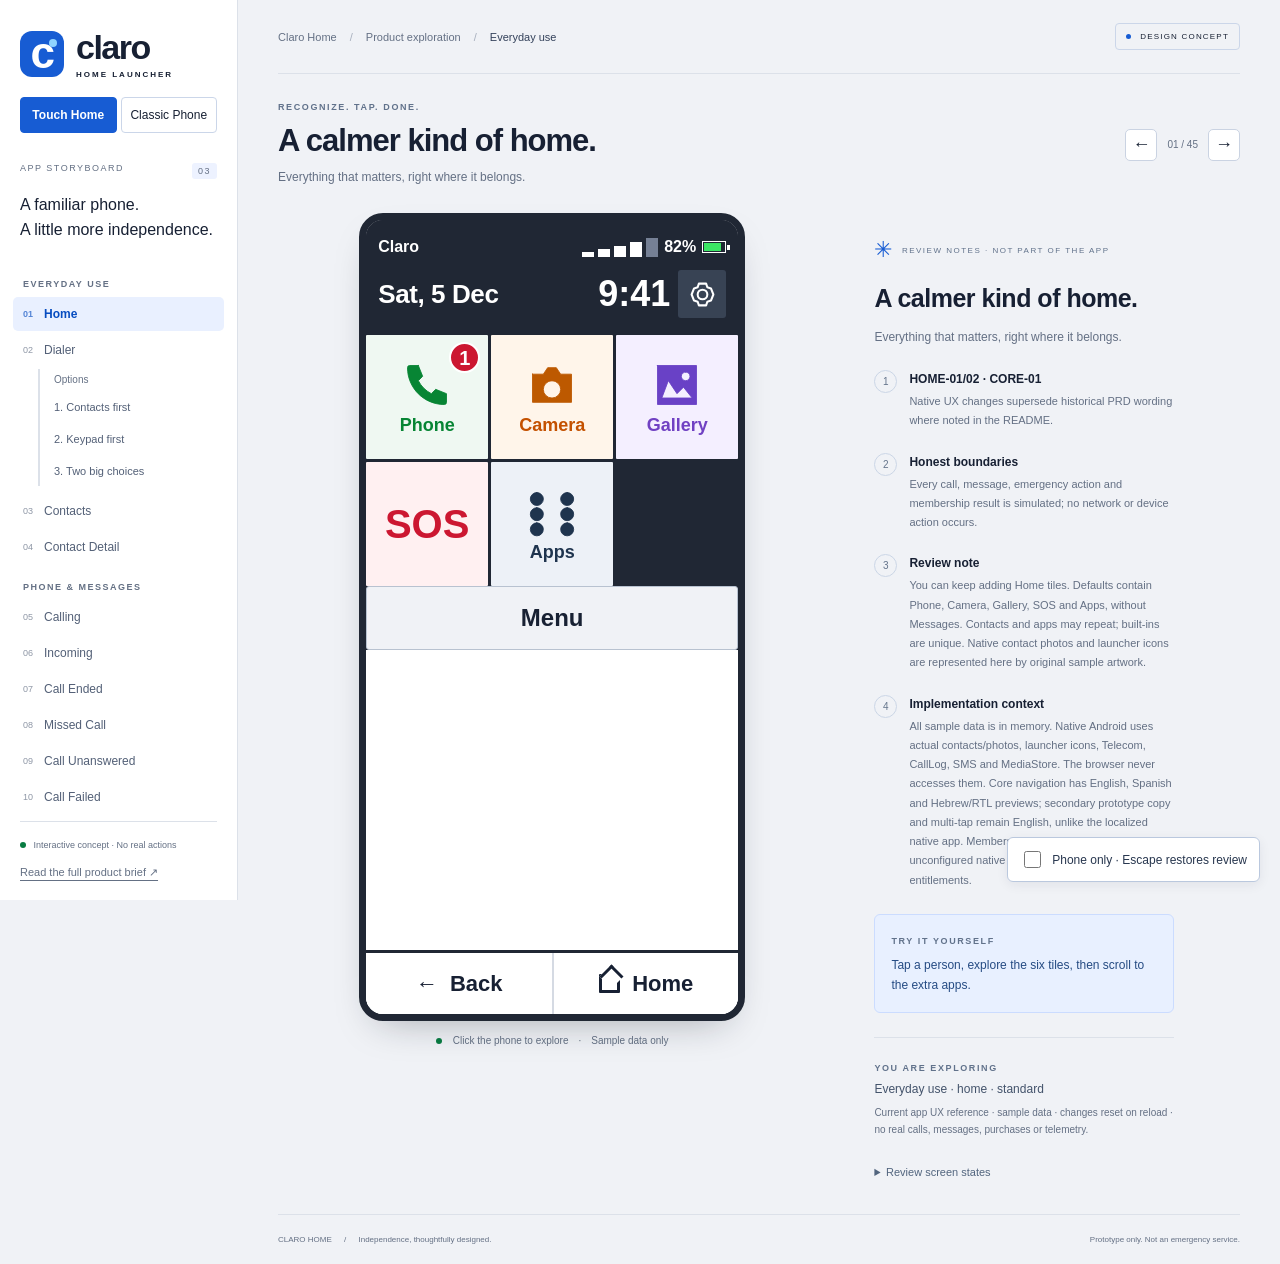
<file: index.html>
<!doctype html>
<html lang="en">
<head>
  <meta charset="utf-8">
  <meta name="viewport" content="width=device-width, initial-scale=1">
  <meta name="theme-color" content="#202734">
  <title>Claro Home — Interactive storyboard</title>
  <link rel="stylesheet" href="storyboard.css">
  <script src="storyboard.js" defer></script>
</head>
<body>
  <a class="skip-link" href="#phone-content">Skip to phone preview</a>
  <aside class="sidebar">
    <a class="brand" href="#home" aria-label="Claro Home storyboard home">
      <span class="brand-mark" aria-hidden="true">c<span></span></span>
      <span>claro<span class="brand-sub">HOME LAUNCHER</span></span>
    </a>
    <div class="version-switcher" role="group" aria-label="Storyboard versions">
      <a href="index.html#home" id="touch-version">Touch Home</a>
      <a href="index.html?version=classic#home" id="classic-version">Classic Phone</a>
    </div>
    <div id="classic-layout-controls" class="classic-layout-controls" hidden>
      <label for="classic-layout">Button arrangement</label>
      <select id="classic-layout"></select>
      <a href="classic-buttons.html">Compare all four side by side ↗</a>
    </div>
    <div class="edition">APP STORYBOARD <span>03</span></div>
    <p class="sidebar-intro">A familiar phone.<br>A little more independence.</p>
    <nav id="screen-nav" aria-label="Storyboard screens"></nav>
    <div class="sidebar-bottom">
      <span class="status-dot"></span> Interactive concept · No real actions
      <a href="docs/PRD.md">Read the full product brief ↗</a>
    </div>
  </aside>
  <main class="workspace">
    <header class="workspace-header">
      <div class="breadcrumb">Claro Home <span>/</span> Product exploration <span>/</span> <strong id="section-name">Everyday use</strong></div>
      <span class="concept-badge"><span></span> DESIGN CONCEPT</span>
    </header>
    <section class="stage-heading">
      <div><p class="eyebrow">RECOGNIZE. TAP. DONE.</p><h1 id="screen-title">A familiar kind of home.</h1><p id="screen-subtitle">Large icons. Clear choices. Nothing in the way.</p></div>
      <div class="step-controls">
        <button id="previous-screen" class="icon-button" aria-label="Previous storyboard screen">←</button>
        <span id="screen-count"></span>
        <button id="next-screen" class="icon-button" aria-label="Next storyboard screen">→</button>
      </div>
    </section>
    <section id="onboarding-flow" class="onboarding-flow" aria-label="Complete onboarding flow" hidden>
      <p class="eyebrow">THE COMPLETE ONBOARDING · SELECT ANY SCREEN TO REVIEW</p>
      <div id="onboarding-flow-steps" class="onboarding-flow-steps"></div>
      <p>Welcome → Reliability consent → Permissions → Home shortcuts → VIP contacts → SOS → Home. Review shortcuts do not grant consent.</p>
    </section>
    <div class="stage">
      <section class="phone-column" aria-label="Interactive Android phone concept">
        <div class="phone">
          <div class="phone-hardware" aria-hidden="true"><span></span></div>
          <div class="device-status"><span>9:41</span><span class="device-status-right" aria-label="Demo signal full, battery 82 percent">▂▄▆█ &nbsp; 82% ▰</span></div>
          <div id="phone-content" class="phone-content" tabindex="-1"></div>
          <button id="return-to-call" class="primary return-to-call" data-action="return-to-call" hidden>Return to call</button>
          <div id="call-controls-dock" class="call-controls-dock" hidden></div>
          <div id="phone-actions" class="phone-action-dock" role="group" aria-label="Screen actions" hidden></div>
          <div id="classic-deck" class="classic-deck" hidden></div>
          <nav class="phone-system-nav" aria-label="Phone navigation">
            <button id="phone-back" aria-label="Go back">← <span>Back</span></button>
            <button id="phone-home" aria-label="Return home"><span class="home-outline" aria-hidden="true"></span> Home</button>
          </nav>
        </div>
        <div class="preview-caption"><span class="status-dot"></span> Click the phone to explore <span>·</span> Sample data only</div>
      </section>
      <aside class="annotation-panel">
        <div class="annotation-heading"><span class="small-sun" aria-hidden="true">✳</span> REVIEW NOTES · NOT PART OF THE APP</div>
        <h2 id="note-title">Familiar, not overwhelming.</h2>
        <p id="note-description"></p>
        <div id="screen-notes"></div>
        <div class="try-card"><span class="eyebrow">TRY IT YOURSELF</span><p id="try-instruction"></p></div>
        <div class="journey-card"><span class="eyebrow">YOU ARE EXPLORING</span><p id="journey-name"></p><span id="prototype-status">All calls, messages and purchases are simulated.</span></div>
        <details class="review-tools"><summary>Review screen states</summary><div id="state-controls"></div></details>
      </aside>
    </div>
    <footer class="workspace-footer"><span>CLARO HOME <span class="footer-divider">/</span> Independence, thoughtfully designed.</span><span>Prototype only. Not an emergency service.</span></footer>
  </main>
  <label class="capture-toggle"><input type="checkbox" id="clean-preview">Phone only · Escape restores review</label>
  <div id="toast" class="toast" role="status" aria-live="polite" hidden></div>
  <script>
    document.addEventListener("keydown", event => {
      if (event.key === "Escape" && !document.body.classList.contains("classic-embed")) document.getElementById("clean-preview").checked = false;
    });
  </script>
</body>
</html>
</file>
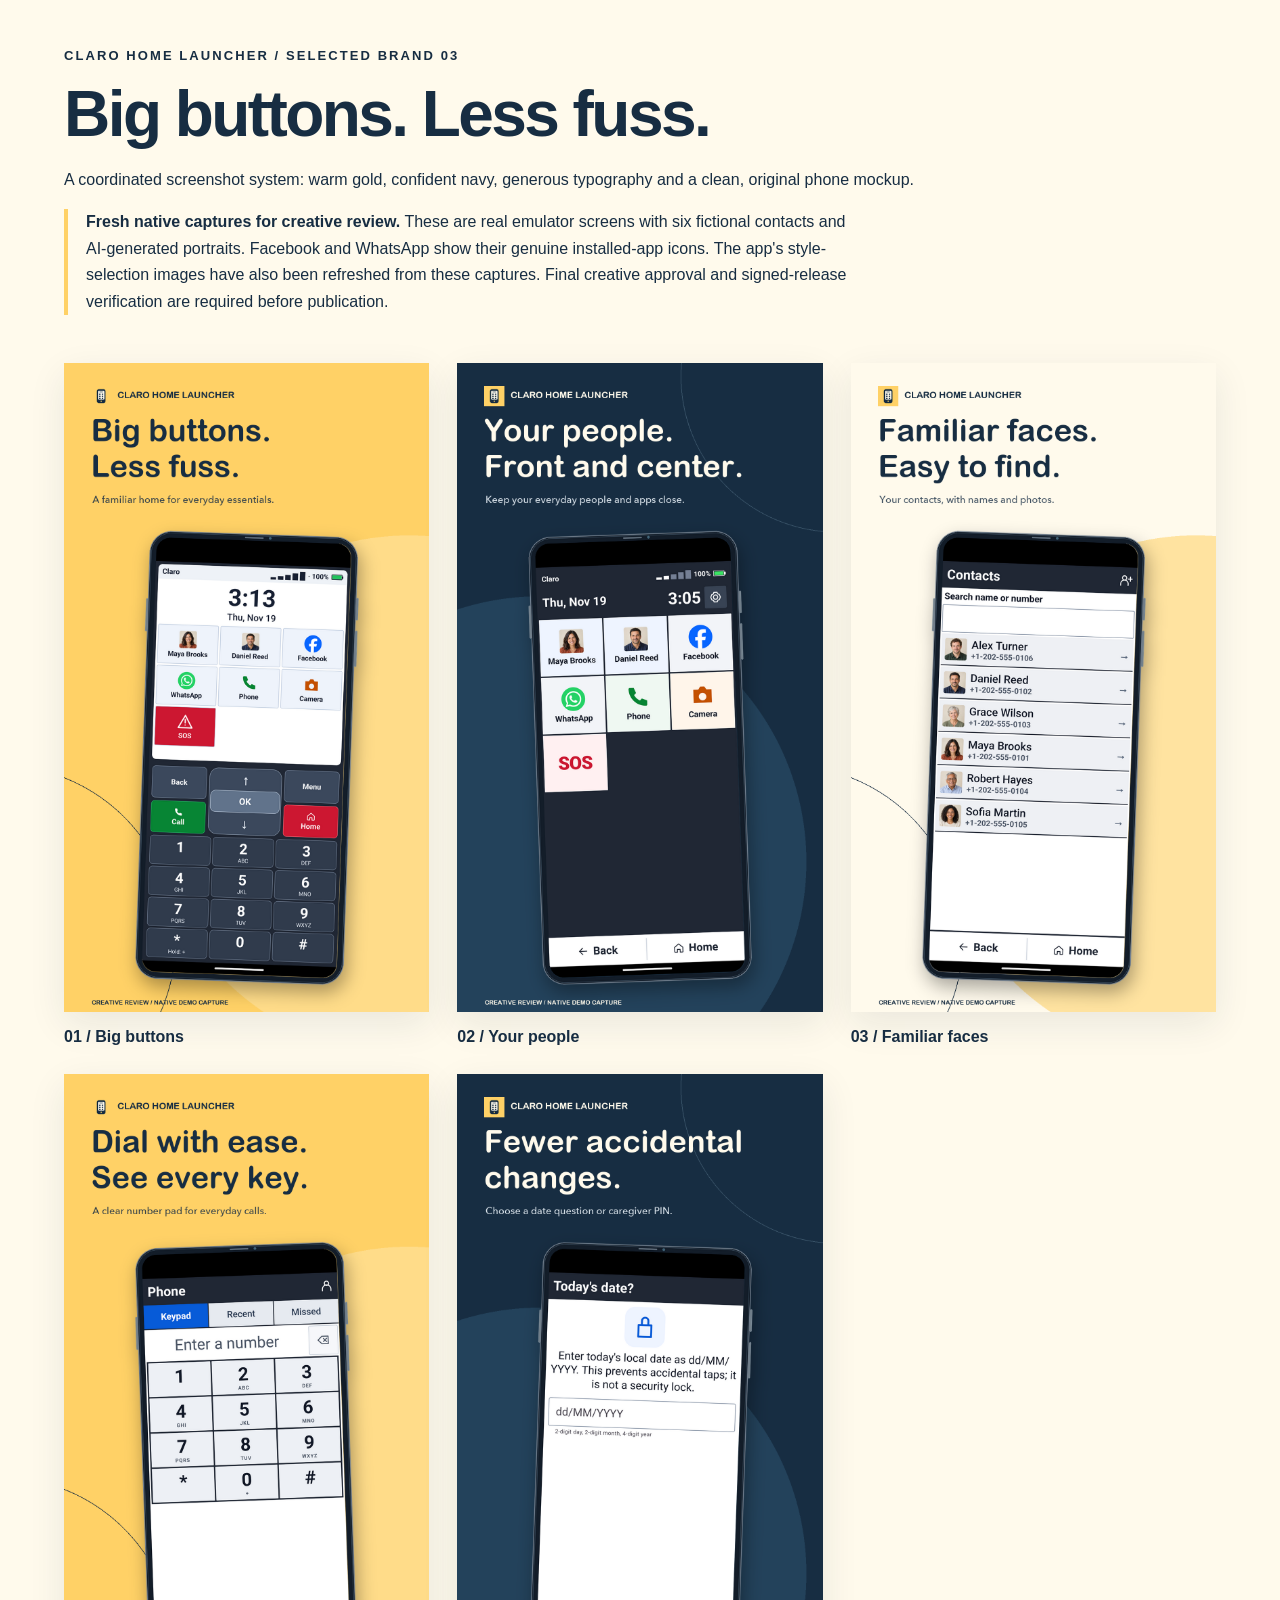
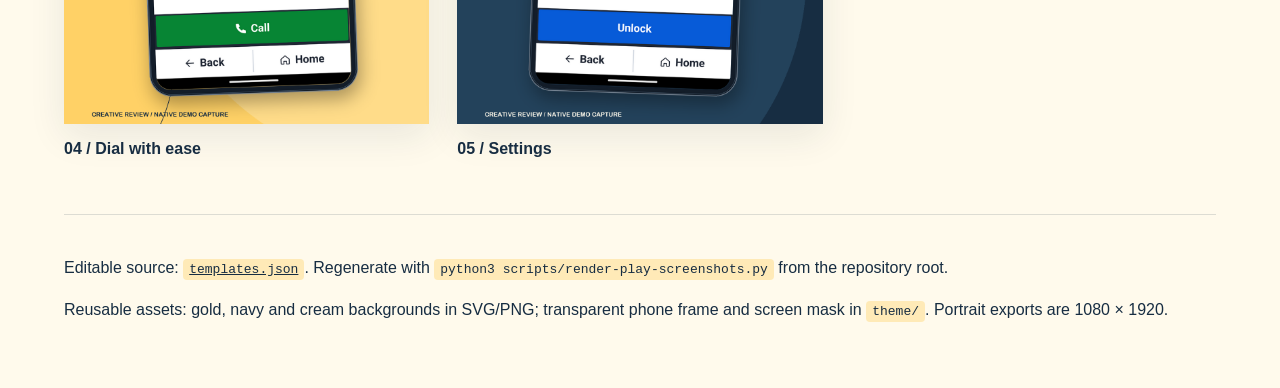
<file: marketing/store/screenshot-templates/index.html>
<!doctype html>
<html lang="en">
<head>
  <meta charset="utf-8">
  <meta name="viewport" content="width=device-width, initial-scale=1">
  <title>Claro — Big buttons. Less fuss.</title>
  <style>
    :root { color-scheme: light; font-family: "Avenir Next", sans-serif; color: #172d42; background: #fffaec; }
    * { box-sizing: border-box; }
    body { margin: 0; padding: 48px max(24px, 5vw); }
    header { max-width: 1000px; margin-bottom: 48px; }
    .eyebrow { font-size: 13px; font-weight: 700; letter-spacing: .16em; }
    h1 { font-family: "Arial Rounded MT Bold", "Avenir Next", sans-serif; font-size: clamp(36px, 5vw, 72px); letter-spacing: -.04em; margin: 14px 0; }
    p { line-height: 1.65; }
    .notice { border-left: 4px solid #ffd166; padding-left: 18px; max-width: 800px; }
    main { display: grid; grid-template-columns: repeat(auto-fit, minmax(270px, 1fr)); gap: 28px; }
    figure { margin: 0; }
    img { display: block; width: 100%; height: auto; box-shadow: 0 12px 35px #172d4217; }
    figcaption { margin-top: 16px; font-weight: 600; }
    a { color: inherit; }
    footer { margin-top: 56px; padding-top: 24px; border-top: 1px solid #172d4225; }
    code { background: #ffd16666; padding: 3px 6px; border-radius: 4px; }
  </style>
</head>
<body>
  <header>
    <div class="eyebrow">CLARO HOME LAUNCHER / SELECTED BRAND 03</div>
    <h1>Big buttons. Less fuss.</h1>
    <p>A coordinated screenshot system: warm gold, confident navy, generous typography and a clean, original phone mockup.</p>
    <p class="notice"><strong>Fresh native captures for creative review.</strong> These are real emulator screens with six fictional contacts and AI-generated portraits. Facebook and WhatsApp show their genuine installed-app icons. The app's style-selection images have also been refreshed from these captures. Final creative approval and signed-release verification are required before publication.</p>
  </header>
  <main>
    <figure><a href="previews/01-big-buttons.png"><img src="previews/01-big-buttons.png" alt="Gold Claro screenshot template with a Classic Phone screen inside a phone frame"></a><figcaption>01 / Big buttons</figcaption></figure>
    <figure><a href="previews/02-your-people.png"><img src="previews/02-your-people.png" alt="Navy Claro screenshot template with Touch Home inside a phone frame"></a><figcaption>02 / Your people</figcaption></figure>
    <figure><a href="previews/03-contacts.png"><img src="previews/03-contacts.png" alt="Cream Claro composition showing six fictional contacts with realistic generated portraits"></a><figcaption>03 / Familiar faces</figcaption></figure>
    <figure><a href="previews/04-dialer.png"><img src="previews/04-dialer.png" alt="Gold Claro composition showing the current large native dialer keypad"></a><figcaption>04 / Dial with ease</figcaption></figure>
    <figure><a href="previews/05-settings.png"><img src="previews/05-settings.png" alt="Navy Claro screenshot template showing the date-question settings gate"></a><figcaption>05 / Settings</figcaption></figure>
  </main>
  <footer>
    <p>Editable source: <a href="templates.json"><code>templates.json</code></a>. Regenerate with <code>python3 scripts/render-play-screenshots.py</code> from the repository root.</p>
    <p>Reusable assets: gold, navy and cream backgrounds in SVG/PNG; transparent phone frame and screen mask in <code>theme/</code>. Portrait exports are 1080 × 1920.</p>
  </footer>
</body>
</html>
</file>
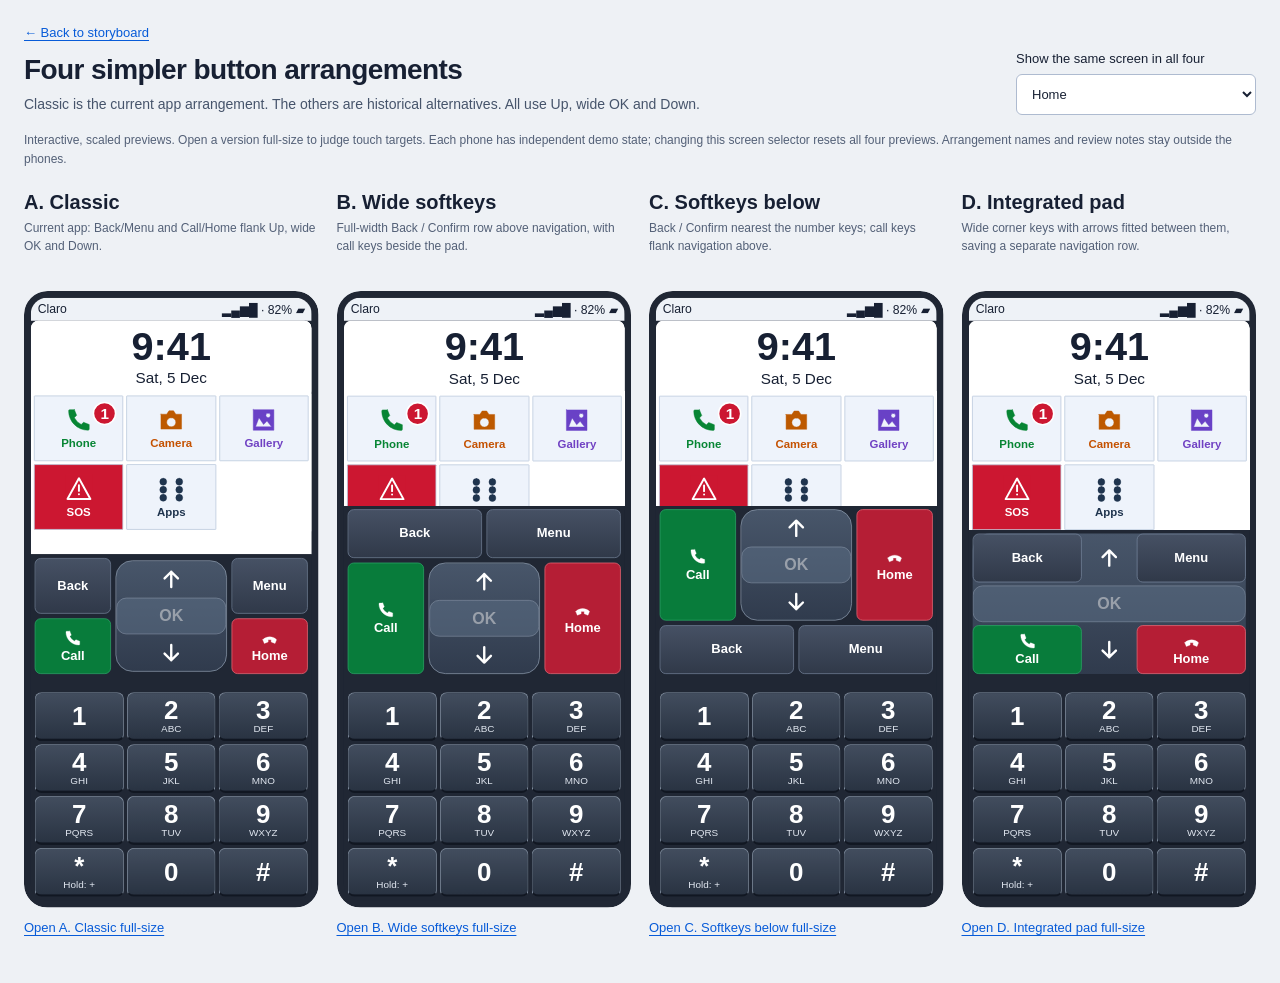
<file: classic-buttons.html>
<!doctype html>
<html lang="en">
<head>
  <meta charset="utf-8">
  <meta name="viewport" content="width=device-width, initial-scale=1">
  <title>Claro Home — Button arrangements</title>
  <link rel="stylesheet" href="classic-buttons.css">
  <script src="classic-buttons.js" defer></script>
</head>
<body>
  <header class="comparison-header">
    <div>
      <a href="index.html?version=classic#home">← Back to storyboard</a>
      <h1>Four simpler button arrangements</h1>
      <p>Classic is the current app arrangement. The others are historical alternatives. All use Up, wide OK and Down.</p>
    </div>
    <label class="scene-picker">Show the same screen in all four
      <select id="comparison-scene">
        <option value="home">Home</option>
        <option value="contacts">Contacts</option>
        <option value="contact-detail">Contact details</option>
        <option value="dialer">Dial a number</option>
        <option value="calling">Active call</option>
        <option value="incoming">Incoming call</option>
        <option value="missed-call">Missed incoming call</option>
        <option value="call-unanswered">Outgoing call: no answer</option>
        <option value="compose">Write a message</option>
        <option value="conversation">Read messages</option>
        <option value="reply">Write a reply</option>
        <option value="pin">Unlock settings</option>
        <option value="gallery">Gallery</option>
        <option value="classic-menu">Menu</option>
      </select>
    </label>
  </header>
  <p class="comparison-note">Interactive, scaled previews. Open a version full-size to judge touch targets. Each phone has independent demo state; changing this screen selector resets all four previews. Arrangement names and review notes stay outside the phones.</p>
  <main class="comparison-scroll" aria-label="Side-by-side button arrangements">
    <div id="comparison-grid" class="comparison-grid"></div>
  </main>
  <noscript><p class="comparison-error">Enable JavaScript to load the four interactive previews.</p></noscript>
</body>
</html>
</file>
<file: storyboard.css>
:root {
  --ink: #172033;
  --muted: #647084;
  --paper: #f0f2f6;
  --border: #dce1e9;
  --forest: #175cd3;
  --forest-dark: #1849a9;
  --senior-font: 24px;
  --senior-background: #fff;
  --senior-ink: #111827;
  --phone-line: #202734;
  --phone-blue: #075bd8;
  --phone-green: #078534;
  --phone-red: #cc1731;
}

* { box-sizing: border-box; }
body { margin: 0; background: var(--paper); color: var(--ink); font: 14px Arial, Helvetica, sans-serif; }
button, input, select, textarea { font: inherit; }
button, a, input, select, textarea { touch-action: manipulation; }
button { cursor: pointer; }
a { color: inherit; }
button:disabled { opacity: .48; cursor: not-allowed; }
[hidden] { display: none !important; }
button:focus-visible, a:focus-visible, input:focus-visible, select:focus-visible,
textarea:focus-visible, summary:focus-visible { outline: 3px solid #0879ff; outline-offset: 3px; }
.skip-link { position: fixed; top: -80px; left: 15px; z-index: 20; background: white; padding: 14px; }
.skip-link:focus { top: 12px; }

/* Review workspace. Nothing in this section is part of the Android screen. */
.sidebar { position: fixed; inset: 0 auto 0 0; width: 238px; padding: 28px 20px 18px; background: #fff; border-right: 1px solid var(--border); display: flex; flex-direction: column; z-index: 2; }
.brand { display: flex; align-items: center; gap: 12px; font-size: 34px; font-weight: 750; letter-spacing: -1.5px; text-decoration: none; }
.brand-mark { width: 44px; height: 46px; display: grid; place-items: center; border-radius: 12px; background: #175cd3; color: white; font-size: 44px; line-height: 1; padding-bottom: 7px; position: relative; }
.brand-mark span { position: absolute; width: 8px; height: 8px; border-radius: 50%; background: #8ed3ff; right: 7px; top: 8px; }
.brand-sub { display: block; font-size: 8px; font-weight: 600; letter-spacing: 2px; margin-top: 3px; }
.version-switcher { display: flex; gap: 4px; margin-top: 18px; }
.version-switcher a { flex: 1; padding: 10px 6px; border: 1px solid #cbd6e9; border-radius: 4px; font-size: 12px; text-align: center; text-decoration: none; }
.version-switcher a[aria-current] { color: white; background: #175cd3; border-color: #175cd3; font-weight: 700; }
.classic-layout-controls { display: grid; gap: 7px; margin-top: 12px; font-size: 11px; }
.classic-layout-controls select { width: 100%; padding: 8px; border: 1px solid #cbd6e9; border-radius: 4px; background: white; color: var(--ink); }
.classic-layout-controls a { color: #075bd8; line-height: 1.4; }
.edition { margin: 30px 0 14px; display: flex; justify-content: space-between; font-size: 9px; color: var(--muted); letter-spacing: 1.5px; }
.edition span { padding: 3px 6px; background: #edf2ff; border-radius: 3px; }
.sidebar-intro { font-size: 16px; line-height: 1.55; margin: 0 0 18px; }
.sidebar nav { flex: 1; overflow-y: auto; margin: 0 -7px; scrollbar-width: thin; }
.nav-group { margin: 18px 10px 8px; font-size: 9px; font-weight: 700; color: var(--muted); letter-spacing: 1.5px; text-transform: uppercase; }
.screen-link { display: flex; align-items: center; gap: 11px; padding: 10px; margin: 2px 0; border-radius: 5px; text-decoration: none; color: #536077; font-size: 12px; }
.screen-link:hover { background: #f1f5fc; }
.screen-link.active { background: #e9f0ff; color: #064cc0; font-weight: 700; }
.nav-index { font-size: 9px; opacity: .65; font-variant-numeric: tabular-nums; }
.dialer-options { margin: 0 7px 8px 25px; padding-inline-start: 7px; border-inline-start: 2px solid #dce1e9; }
.dialer-options-label { display: block; padding: 5px 7px; color: var(--muted); font-size: 10px; }
.screen-link.dialer-option { margin: 2px 0; padding: 9px 7px; font-size: 11px; }
.sidebar-bottom { margin-top: 16px; border-top: 1px solid var(--border); padding-top: 16px; font-size: 9px; color: var(--muted); line-height: 1.6; }
.sidebar-bottom a { display: block; margin-top: 12px; font-size: 11px; text-underline-offset: 4px; }
.status-dot { display: inline-block; width: 6px; height: 6px; background: #087c42; border-radius: 50%; margin-right: 5px; }
.workspace { margin-left: 238px; padding: 0 40px; max-width: 1800px; }
.workspace-header { height: 74px; border-bottom: 1px solid var(--border); display: flex; align-items: center; justify-content: space-between; gap: 20px; }
.breadcrumb { color: var(--muted); font-size: 11px; }
.breadcrumb span { margin: 0 10px; color: #a7afbd; }
.breadcrumb strong { color: #33415a; font-weight: 500; }
.concept-badge { font-size: 8px; letter-spacing: 1.2px; border: 1px solid #cbd6e9; padding: 8px 10px; border-radius: 4px; white-space: nowrap; }
.concept-badge span { display: inline-block; width: 5px; height: 5px; background: #175cd3; margin-right: 6px; border-radius: 50%; }
.stage-heading { display: flex; justify-content: space-between; align-items: center; gap: 16px; padding-top: 28px; }
.eyebrow { font-size: 9px; font-weight: 700; letter-spacing: 1.6px; color: #61728b; margin: 0 0 10px; }
h1 { margin: 0 0 9px; font-size: 31px; letter-spacing: -1px; font-weight: 650; line-height: 1.2; }
.stage-heading > div > p:last-child { color: var(--muted); font-size: 12px; line-height: 1.6; margin: 0; }
.step-controls { display: flex; align-items: center; gap: 10px; white-space: nowrap; font-size: 10px; color: var(--muted); }
.icon-button { width: 32px; height: 32px; border: 1px solid #cad3e2; background: #fff; color: var(--ink); border-radius: 5px; font-size: 18px; }
.onboarding-flow { margin-top: 24px; padding: 18px; border: 1px solid var(--border); border-radius: 12px; background: #fff; }
.onboarding-flow > p:last-child { margin: 12px 0 0; color: var(--muted); font-size: 12px; line-height: 1.6; }
.onboarding-flow-steps { display: flex; flex-wrap: wrap; gap: 8px; }
.onboarding-flow-steps button { display: flex; align-items: center; gap: 8px; min-height: 44px; padding: 9px 12px; border: 1px solid var(--border); border-radius: 8px; color: var(--ink); background: #f7f9fc; font-size: 12px; text-align: left; }
.onboarding-flow-steps button span { color: var(--muted); font-size: 10px; }
.onboarding-flow-steps button[aria-current] { border-color: #175cd3; background: #edf3ff; font-weight: 700; }
.consent-symbol { display: grid; place-items: center; margin: 8px auto; width: 56px; height: 56px; border-radius: 16px; background: #edf3ff; color: #175cd3; }
.consent-symbol .icon { width: 32px; height: 32px; }
.screen:has(.consent-symbol) > p:not(.screen-kicker) { font-size: 20px; line-height: 1.35; }
.screen:has(.consent-symbol) > .info-card { font-size: 18px; line-height: 1.4; }
.consent-notice { margin: 0; padding: 10px 12px; background: #fff; font-size: 16px; line-height: 1.5; color: #536077; }
.stage { display: grid; grid-template-columns: minmax(380px, 1.2fr) minmax(210px, .8fr); gap: 48px; align-items: start; max-width: 1000px; margin: 26px auto 0; }
.phone-column { display: flex; flex-direction: column; align-items: center; padding: 0 10px; min-width: 0; }
.annotation-panel { padding-top: 24px; max-width: 300px; }
.annotation-heading { font-size: 8px; letter-spacing: 1.5px; display: flex; align-items: center; gap: 8px; color: #61728b; }
.small-sun { color: #175cd3; font-size: 22px; }
.annotation-panel h2 { font-size: 25px; line-height: 1.25; letter-spacing: -.5px; margin: 20px 0 12px; }
.annotation-panel > p { color: var(--muted); font-size: 12px; line-height: 1.8; }
.note { display: flex; gap: 12px; margin: 22px 0; }
.note-number { width: 23px; height: 23px; display: grid; place-items: center; flex-shrink: 0; border: 1px solid #cbd6e6; border-radius: 50%; color: #64748b; font-size: 10px; }
.note h3 { margin: 2px 0 6px; font-size: 12px; }
.note p { margin: 0; color: var(--muted); font-size: 11px; line-height: 1.75; }
.try-card { background: #e8f0ff; border: 1px solid #cbdcff; padding: 16px; margin-top: 24px; border-radius: 6px; }
.try-card p { margin: 8px 0 0; color: #254b83; font-size: 12px; line-height: 1.7; }
.journey-card { margin-top: 24px; border-top: 1px solid var(--border); padding-top: 20px; }
.journey-card p { margin: 8px 0; font-size: 12px; color: #43536b; }
.journey-card > span:last-child { display: block; color: var(--muted); font-size: 10px; line-height: 1.7; }
.review-tools { margin-top: 18px; font-size: 11px; color: #52657e; }
.review-tools summary { padding: 10px 0; cursor: pointer; }
.review-tools button { padding: 8px; margin: 6px 6px 0 0; border: 1px solid #c2cfe2; border-radius: 4px; background: white; color: var(--ink); }
.review-tools button[aria-pressed=true] { background: #175cd3; border-color: #175cd3; color: white; }
.preview-caption { margin: 14px 0 8px; color: var(--muted); font-size: 10px; display: flex; align-items: center; gap: 6px; }
.preview-caption > span:nth-child(2) { margin: 0 4px; }
.workspace-footer { margin-top: 26px; padding: 20px 0; border-top: 1px solid var(--border); display: flex; justify-content: space-between; gap: 20px; color: var(--muted); font-size: 8px; }
.footer-divider { padding: 0 10px; }
.capture-toggle { position: fixed; bottom: 18px; right: 20px; z-index: 12; display: flex; align-items: center; gap: 8px; padding: 10px 12px; background: #fff; color: #27364e; border: 1px solid #bac8de; border-radius: 6px; box-shadow: 0 3px 12px #17203312; font-size: 12px; cursor: pointer; }
.capture-toggle input { width: 17px; height: 17px; accent-color: #175cd3; }
body:has(#clean-preview:checked) .sidebar,
body:has(#clean-preview:checked) .workspace-header,
body:has(#clean-preview:checked) .stage-heading,
body:has(#clean-preview:checked) .onboarding-flow,
body:has(#clean-preview:checked) .annotation-panel,
body:has(#clean-preview:checked) .preview-caption,
body:has(#clean-preview:checked) .workspace-footer { display: none; }
body:has(#clean-preview:checked) .workspace { margin: 0; padding: 52px 0 12px; max-width: none; }
body:has(#clean-preview:checked) .stage { display: flex; justify-content: center; margin: 0; max-width: none; }
body:has(#clean-preview:checked) .capture-toggle { top: 10px; bottom: auto; right: 12px; }

/* Product screen: dense, neutral surfaces and recognizable, saturated icons. */
.phone { width: 386px; height: 808px; display: flex; flex-direction: column; position: relative; overflow: hidden; border: 7px solid #202734; border-radius: 24px; background: var(--senior-background); color: var(--senior-ink); box-shadow: 0 16px 40px -20px #11182765; }
.phone-hardware, .device-status { display: none; }
.phone-content { flex: 1; min-height: 0; overflow-y: auto; overflow-x: hidden; display: flex; flex-direction: column; scrollbar-width: thin; scrollbar-color: #8a94a5 #eef0f4; }
.phone-content:focus, .phone-content:focus-visible { outline: none; }
.phone-action-dock { flex: 0 0 auto; display: grid; grid-template-columns: minmax(0, 1fr); gap: 3px; padding: 3px; border-top: 3px solid #202734; background: #202734; }
.phone-action-dock > * { min-width: 0; margin: 0; }
.phone-action-dock button { min-height: 68px; overflow-wrap: anywhere; }
.phone-action-dock .dial-actions { min-height: 68px; flex-direction: column; }
.phone-action-dock .dial-actions .secondary { width: 100%; }
.phone-action-dock[data-screen="incoming"] .primary,
.phone-action-dock[data-screen="call-confirm"] .primary { background: #078534; border-color: #078534; }
.phone-action-dock .call-end { min-height: 76px; }
.phone.large-text .phone-action-dock button { min-height: 80px; font-size: 28px; }
.classic-preview .phone { border-width: 9px; border-radius: 30px; background: #202734; }
.classic-preview .phone-system-nav { display: none; }
.classic-preview .device-status { display: flex; align-items: center; justify-content: space-between; gap: 8px; padding: 5px 9px; background: #eef2f7; color: #172033; font-size: 16px; flex: 0 0 30px; }
.classic-preview .phone-content { background: white; border-radius: 10px 10px 0 0; overflow-y: scroll; overscroll-behavior-y: contain; touch-action: pan-y; }
.classic-preview .phone-content .dialpad { display: none; }
.classic-preview .phone-content .screen { flex: 1 0 auto; }
.classic-preview .screen input:focus, .classic-preview .screen textarea:focus { outline: 3px solid #0879ff; outline-offset: -3px; }
.classic-preview .home-screen { background: white; }
.classic-deck { flex: 0 0 auto; padding: 5px; background: #202734; color: white; }
.classic-context-keys { display: grid; grid-template-columns: minmax(0, 1fr) 146px minmax(0, 1fr); grid-template-rows: repeat(2, 73px); gap: 6px; direction: ltr; }
.classic-context-keys button { min-width: 0; min-height: 0; margin: 0; border: 1px solid #728096; border-radius: 8px; background: linear-gradient(#465164, #303949); color: white; display: flex; flex-direction: column; align-items: center; justify-content: center; gap: 2px; padding: 3px; font-size: 17px; line-height: 1.15; font-weight: 700; overflow-wrap: anywhere; }
.classic-context-keys .primary { background: #087c3b; border-color: #29a564; }
.classic-context-keys .danger, .classic-context-keys .classic-end { background: #b51e35; border-color: #e76674; }
.classic-context-keys .icon { width: 26px; height: 24px; flex-shrink: 0; }
.classic-context-keys .classic-long-key { font-size: 14px; }
#classic-confirm { grid-area: 1 / 3; }
#classic-back { grid-area: 1 / 1; }
#classic-call { grid-area: 2 / 1; }
#classic-end { grid-area: 2 / 3; }
.classic-dpad { grid-area: 1 / 2 / 3 / 3; align-self: center; display: grid; grid-template-columns: minmax(0, 1fr); grid-template-rows: repeat(3, 48px); border: 1px solid #8997aa; border-radius: 22px; background: linear-gradient(#48566a, #303b4d); overflow: hidden; }
.classic-context-keys .classic-dpad button { border: 0; border-radius: 0; background: transparent; padding: 0; }
#classic-nav-up { grid-area: 1 / 1; }
.classic-context-keys #classic-ok { grid-area: 2 / 1; border: 1px solid #b6c4d6; border-radius: 13px; background: #61738b; font-size: 21px; }
#classic-nav-down { grid-area: 3 / 1; }
.classic-preview[data-classic-layout="wide"] .classic-context-keys { grid-template-rows: 64px 146px; }
.classic-preview[data-classic-layout="wide"] #classic-back { grid-area: 1 / 1 / 2 / 4; justify-self: start; width: calc(50% - 3px); }
.classic-preview[data-classic-layout="wide"] #classic-confirm { grid-area: 1 / 1 / 2 / 4; justify-self: end; width: calc(50% - 3px); }
.classic-preview[data-classic-layout="wide"] .classic-dpad { grid-area: 2 / 2; }
.classic-preview[data-classic-layout="lower"] .classic-context-keys { grid-template-rows: 146px 64px; }
.classic-preview[data-classic-layout="lower"] .classic-dpad { grid-area: 1 / 2; }
.classic-preview[data-classic-layout="lower"] #classic-call { grid-area: 1 / 1; }
.classic-preview[data-classic-layout="lower"] #classic-end { grid-area: 1 / 3; }
.classic-preview[data-classic-layout="lower"] #classic-back { grid-area: 2 / 1 / 3 / 4; justify-self: start; width: calc(50% - 3px); }
.classic-preview[data-classic-layout="lower"] #classic-confirm { grid-area: 2 / 1 / 3 / 4; justify-self: end; width: calc(50% - 3px); }
.classic-preview[data-classic-layout="stacked"] .classic-context-keys { grid-template-columns: minmax(0, 1fr) 64px minmax(0, 1fr); grid-template-rows: 64px 48px 64px; gap: 4px; }
.classic-preview[data-classic-layout="stacked"] .classic-context-keys > button { z-index: 1; }
.classic-preview[data-classic-layout="stacked"] #classic-call { grid-area: 3 / 1; }
.classic-preview[data-classic-layout="stacked"] #classic-end { grid-area: 3 / 3; }
.classic-preview[data-classic-layout="stacked"] .classic-dpad { grid-area: 1 / 1 / 4 / 4; align-self: stretch; grid-template-columns: minmax(0, 1fr) 64px minmax(0, 1fr); grid-template-rows: 64px 48px 64px; gap: 4px; border: 0; }
.classic-preview[data-classic-layout="stacked"] #classic-nav-up { grid-area: 1 / 2; }
.classic-preview[data-classic-layout="stacked"] #classic-ok { grid-area: 2 / 1 / 3 / 4; }
.classic-preview[data-classic-layout="stacked"] #classic-nav-down { grid-area: 3 / 2; }
.classic-context-keys .classic-nav-key .icon { width: 30px; height: 30px; stroke-width: 2.5; }
.classic-preview .classic-selected { outline: 3px solid #f3b326; outline-offset: -4px; }
.classic-preview .button-row:empty, .classic-preview .call-controls:empty { display: none; }
.classic-mode-status { display: flex; justify-content: center; align-items: center; gap: 6px; height: 24px; min-width: 0; overflow: hidden; text-align: center; font-size: 15px; }
.classic-mode-status output { min-width: 0; overflow: hidden; text-overflow: ellipsis; white-space: nowrap; }
.classic-mode-status > span { flex-shrink: 0; }
.classic-number-keys { display: grid; grid-template-columns: repeat(3, minmax(0, 1fr)); gap: 4px; }
.classic-number { width: 100%; min-height: 64px; border: 1px solid #8390a1; border-bottom: 3px solid #111722; border-radius: 9px; padding: 3px; background: linear-gradient(#424d5e, #293342); color: white; display: flex; flex-direction: column; align-items: center; justify-content: center; }
.classic-number strong { font-size: 34px; font-weight: 600; line-height: 1; }
.classic-number small { color: #e1e7f0; font-size: 13px; line-height: 1.3; max-width: 100%; overflow: hidden; white-space: nowrap; text-overflow: ellipsis; }
.classic-context-keys .blue-key { background: #075bd8; border-color: #5b9bf0; }
.onboarding-preview .classic-deck, .onboarding-preview .device-status { display: none; }
.onboarding-preview .phone-system-nav { display: grid; }
.first-launch-setup .phone-system-nav { display: none; }
.welcome-symbol.welcome-logo { display: block; width: 116px; height: 116px; margin: 16px auto; padding: 0; border-radius: 28px; object-fit: cover; background: #ffd166; }
.screen-title-row { display: flex; background: #202734; align-items: stretch; }
.screen-title-row h2 { flex: 1; min-width: 0; }
.screen-title-row .title-action { width: 64px; flex: 0 0 64px; background: #202734; color: white; border: 0; }
.screen .onboarding-header { display: flex; align-items: center; position: sticky; top: 0; z-index: 3; padding: 4px 0; background: #202734; direction: ltr; }
.screen .onboarding-header h2 { flex: 1; min-width: 0; padding: 0 9px; }
.screen .onboarding-header .onboarding-back { display: grid; place-items: center; flex: 0 0 64px; width: 64px; min-height: 64px; margin: 0; padding: 0; border: 0; border-radius: 0; background: #202734; color: white; font-size: 32px; }
.contact-delete-dialog { width: min(320px, calc(100vw - 32px)); padding: 12px; border: 0; border-radius: 8px; }
.contact-delete-dialog[open] { display: grid; gap: 6px; }
.contact-delete-dialog::backdrop { background: rgb(0 0 0 / 55%); }
.home-screen { min-height: 0; }
.home-screen .home-dashboard-header { position: sticky; top: 0; z-index: 2; flex: 0 0 auto; }
.home-slot-scroll { background: #202734; }
.tile-grid.home-slots { grid-template-columns: repeat(3, minmax(0, 1fr)); gap: 3px; }
.home-slots .home-tile { min-height: 124px; position: relative; font-size: 18px; padding: 8px; gap: 5px; color: #172033; }
.home-slots .home-tile > .icon { width: 52px; height: 52px; }
.home-slots .avatar { width: 52px; height: 52px; flex-basis: 52px; }
.home-slots .phone-tile > .icon { color: #078534; }
.home-slots .camera-tile > .icon { color: #bd5900; }
.home-slots .gallery-tile > .icon { color: #6941c6; }
.home-slots .home-sos-label { font-size: 40px; color: #cc1731; }
.home-slots .home-tile > span:last-of-type:not(.tile-badge) { overflow-wrap: anywhere; }
.classic-preview .home-slots { gap: 4px; background: white; padding: 2px 4px; }
.classic-preview .home-slots .home-tile { min-height: 86px; padding: 6px 3px; font-size: 15px; background: #eef3fb; border: 1px solid #bac8dc; }
.classic-preview .home-slots .home-tile > .icon { width: 36px; height: 36px; }
.classic-preview .home-slots .avatar, .classic-preview .home-slots .sample-app-icon { width: 38px; height: 38px; flex-basis: 38px; }
.classic-preview .home-slots .sos-tile, .classic-preview .home-slots .sos-tile > .icon { background: #cc1731; color: white; }
.classic-preview .classic-dashboard-header { display: flex; flex-direction: column; align-items: center; padding: 6px 8px; height: auto; min-height: 90px; background: white; color: #172033; border: 0; gap: 3px; }
.classic-dashboard-header time { font-size: 52px; line-height: 54px; font-weight: 700; }
.screen .classic-dashboard-header p { font-size: 20px; line-height: 24px; text-align: center; }
.classic-preview .header-day { font-size: 20px; }
.classic-preview .header-time { font-size: 46px; }
.slot-editor { display: grid; grid-template-columns: repeat(3, minmax(0, 1fr)); gap: 3px; }
.slot-button { display: flex; flex-direction: column; min-height: 100px; padding: 5px; font-size: 18px; }
.slot-button small { font-size: 15px; }
.slot-button .icon, .slot-button .avatar { width: 40px; height: 40px; flex-basis: 40px; }
.sample-app-icon { display: inline-flex; align-items: center; justify-content: center; width: 56px; height: 56px; flex: 0 0 56px; background: #dceaff; color: #075bd8; border-radius: 12px; }
.call-controls-dock { flex: 0 0 auto; background: #202734; padding: 3px; }
.call-controls-dock .call-controls button { min-height: 64px; flex-direction: row; font-size: 20px; gap: 4px; }
.call-controls-dock .call-controls .icon { width: 26px; height: 26px; }
.return-to-call { min-height: 56px; flex: 0 0 auto; background: #087c3b; border-radius: 0; font-size: 20px; }
.screen .call-identity { text-align: center; display: flex; flex-direction: column; align-items: center; gap: 5px; }
.classic-preview .call-identity .avatar.large { width: 72px; height: 72px; flex-basis: 72px; margin: 4px auto; }
.classic-preview .call-identity .call-name { font-size: 28px !important; }
.classic-preview .call-identity p { font-size: 20px; }
.classic-preview .phone:has([data-screen="calling"]) .classic-number { min-height: 42px; }
.classic-preview .phone:has([data-screen="calling"]) .classic-number strong { font-size: 25px; }
.screen[data-screen="call-ended"] > h2 { color: #ff8296; }
.screen .message-time { display: block; white-space: normal; }
.phone.huge-text .screen { font-size: 32px; }
.phone.huge-text .row-button, .phone.huge-text .home-tile { font-size: 32px; }
.phone.huge-text .screen p { font-size: 32px; }
.classic-number.holding { outline: 3px solid #57db8e; outline-offset: -3px; background: #126039; }
.classic-preview .classic-clock { text-align: center; padding: 6px 0; }
.classic-clock time { font-size: 58px; line-height: 1; font-weight: 700; color: #172033; }
.classic-preview .classic-clock p { font-size: 22px; margin-top: 4px; }
.classic-preview .home-screen .speed-dials { padding: 2px 0; }
.classic-home-links { display: grid; grid-template-columns: 1fr 1fr; gap: 3px; margin-top: auto; }
.classic-home-links button { min-height: 64px; font-size: 19px; gap: 5px; }
.classic-home-links .icon { width: 27px; height: 27px; }
.home-notifications { display: grid; grid-template-columns: repeat(2, minmax(0, 1fr)); gap: 3px; }
.screen .home-notification { min-height: 64px; padding: 6px; gap: 5px; background: #eef3fb; border-color: #bac8dc; }
.home-notification:only-child { grid-column: 1 / -1; }
.home-notification .icon { width: 27px; height: 27px; flex-shrink: 0; color: #1558d6; }
.home-notification .alert-label { font-size: 18px; font-weight: 700; }
.notification-count { display: grid; place-items: center; flex-shrink: 0; min-width: 34px; height: 34px; padding: 0 5px; border-radius: 20px; background: #cc1731; color: white; font-size: 25px; line-height: 1; }
.classic-home-header { display: flex; align-items: center; gap: 4px; }
.classic-home-header > * { flex: 1; min-width: 0; }
.classic-home-header .home-notification { position: relative; justify-content: flex-start; padding: 8px; }
.classic-home-header .alert-label { display: none; }
.classic-home-header .notification-count { position: absolute; top: 3px; inset-inline-end: 3px; }
.phone-system-nav { height: 64px; flex: 0 0 64px; border-top: 3px solid var(--phone-line); background: #fff; display: grid; grid-template-columns: 1fr 1fr; }
.phone-system-nav button { border: 0; color: #172033; background: white; font-size: 22px; font-weight: 700; display: flex; align-items: center; justify-content: center; gap: 12px; min-height: 58px; }
.phone-system-nav button + button { border-inline-start: 2px solid #d5dae3; }
.home-outline { width: 21px; height: 19px; border: 3px solid currentColor; border-radius: 1px; position: relative; display: inline-block; }
.home-outline:before { content: ""; position: absolute; width: 14px; height: 14px; border-left: 3px solid currentColor; border-top: 3px solid currentColor; top: -9px; left: 1px; transform: rotate(45deg); background: white; }
.screen { display: flex; flex-direction: column; flex: 1 0 auto; gap: 3px; padding: 3px; min-width: 0; font-size: var(--senior-font); }
.screen > * { flex-shrink: 0; min-width: 0; }
.screen h2 { margin: 0; padding: 12px 9px; background: #202734; color: white; font-size: 29px; line-height: 1.15; font-weight: 700; letter-spacing: -.5px; }
.screen h3 { margin: 0; font-size: 24px; line-height: 1.3; }
.screen p { margin: 0; font-size: 23px; line-height: 1.35; }
.screen small, .helper { font-size: 17px; line-height: 1.35; color: #4b5565; }
.screen .screen-kicker { font-size: 18px; padding: 6px 9px; }
.screen button { overflow-wrap: anywhere; }
.screen form { margin: 0; }
.screen label { display: block; }
.screen .stack { gap: 8px; }
.icon { display: inline-block; width: 36px; height: 36px; flex: 0 0 auto; vertical-align: middle; }
.primary, .secondary, .danger, .choice-button, .row-button {
  min-height: 64px; width: 100%; padding: 10px 9px; border: 1px solid #b8c2d0; border-radius: 3px;
  color: #182133; background: #edf0f5; font-size: 24px; line-height: 1.2; font-weight: 700;
  display: flex; justify-content: center; align-items: center; gap: 9px; text-align: center;
}
.primary { color: white; background: var(--phone-blue); border-color: var(--phone-blue); }
.danger { color: white; background: var(--phone-red); border-color: var(--phone-red); }
.secondary { background: #f0f2f6; }
.row-button { justify-content: flex-start; text-align: start; min-height: 66px; padding: 8px; background: #eef0f4; border: 0; border-bottom: 2px solid #202734; font-weight: 500; border-radius: 1px; }
.row-button .row-copy { flex: 1; min-width: 0; }
.row-button small { display: block; font-size: 17px; line-height: 1.2; margin-top: 3px; unicode-bidi: plaintext; }
.row-button .arrow { flex: 0 0 auto; color: #5a687c; font-size: 23px; }
.row-button .icon { width: 35px; height: 35px; color: #075bd8; }
.stack { display: flex; flex-direction: column; gap: 3px; }
.button-row { display: flex; gap: 3px; }
.button-row > * { flex: 1; min-width: 0; }
.push-bottom { margin-top: auto; }
.compact { min-height: 48px; padding: 7px; font-size: 20px; }
.centered { text-align: center; align-items: center; }
.info-card { padding: 10px; background: #edf3fd; color: #173c70; border-inline-start: 4px solid #075bd8; font-size: 21px; line-height: 1.35; overflow-wrap: anywhere; }
.info-card.warning { color: #704000; background: #fff3d4; border-color: #ae6200; }
.info-card.error { color: #931227; background: #fff0f2; border-color: #cc1731; }
.info-card.success { color: #075a2b; background: #e9f8ee; border-color: #078534; }
.field-label { display: block; padding: 6px 3px 4px; font-size: 20px; font-weight: 600; }
.screen input:not([type=checkbox]):not([type=radio]), .screen select, .screen textarea {
  width: 100%; min-height: 60px; padding: 8px; border: 2px solid #6f7e94; border-radius: 3px;
  background: #fff; color: #111827; font-size: 25px;
}
.screen textarea { min-height: 164px; resize: vertical; }
.screen input[type=tel], .screen input[inputmode=numeric] { direction: ltr; unicode-bidi: isolate; }
.screen input[type=checkbox], .screen input[type=radio] { width: 30px; height: 30px; flex: 0 0 30px; accent-color: #075bd8; }
.screen .check-label { display: flex; align-items: center; gap: 8px; font-size: 20px; padding: 7px 3px; }
.screen .setting-toggle { display: flex; align-items: center; justify-content: space-between; gap: 8px; padding: 10px 8px; min-height: 66px; font-size: 24px; background: #edf0f5; }
.avatar { width: 48px; height: 48px; flex: 0 0 48px; display: grid; place-items: center; overflow: hidden; border-radius: 3px; background: #dbeafe; color: #183c6a; font-size: 26px; font-weight: 700; }
.avatar.rose { background: #ffe0db; color: #833a2c; }
.avatar.blue { background: #dceaff; color: #254d84; }
.avatar.gold { background: #fff0c2; color: #76510d; }
.avatar-portrait { display: block; width: 100%; height: 100%; }
.avatar.large { width: 112px; height: 112px; flex-basis: 112px; margin: 14px auto; }

.home-screen { padding: 0; gap: 3px; background: var(--phone-line); flex: 0 0 auto; }
.home-dashboard-header { padding: 11px 12px 9px; height: 112px; background: #202734; color: white; }
.status-instruments { display: flex; align-items: center; gap: 6px; min-height: 32px; direction: ltr; font-size: 16px; }
.status-instruments > strong { flex: 1; }
.battery-meter { width: 24px; height: 12px; padding: 1px; border: 1px solid white; position: relative; background: #202734; }
.battery-meter:after { content: ""; position: absolute; right: -5px; top: 3px; width: 3px; height: 5px; background: white; }
.battery-fill { display: block; height: 100%; background: #3be564; }
.cell-signal { display: flex; align-items: flex-end; justify-content: space-between; gap: 4px; height: 19px; width: 76px; position: relative; }
.cell-signal i { display: block; flex: 1; height: 5px; background: #fff; }
.cell-signal i:nth-child(2) { height: 8px; }
.cell-signal i:nth-child(3) { height: 11px; }
.cell-signal i:nth-child(4) { height: 15px; }
.cell-signal i:nth-child(5) { height: 19px; background: #758095; }
.cell-signal.unavailable i { background: #657187; }
.cell-signal.unavailable:after { content: "×"; color: #fff; background: #202734; position: absolute; right: 25px; top: -5px; font-size: 28px; font-style: normal; font-weight: 700; }
.home-date-time { display: flex; justify-content: space-between; align-items: center; gap: 8px; margin-top: 7px; }
.header-day { display: block; font-size: 26px; line-height: 1.05; letter-spacing: -.4px; }
.header-month { display: block; font-size: 15px; line-height: 1.3; margin-top: 5px; color: #e0e6f0; }
.header-time { font-size: 36px; line-height: 1; font-weight: 700; margin-inline-start: auto; }
.gear-button { width: 48px; min-height: 48px; padding: 7px; display: grid; place-items: center; border: 0; color: #fff; background: #384354; border-radius: 3px; }
.gear-button .icon { width: 29px; height: 29px; }
.home-network-state { color: white; font-size: 16px; }
.speed-dials { display: grid; grid-template-columns: repeat(4, minmax(0, 1fr)); grid-auto-rows: 84px; gap: 3px; }
.speed-dial { min-width: 0; min-height: 0; height: 100%; padding: 3px 1px; border: 0; border-radius: 1px; background: #f0f3f8; color: #172033; display: flex; flex-direction: column; justify-content: center; align-items: center; gap: 3px; font-size: 20px; font-weight: 700; line-height: 1.1; }
.speed-dial .avatar { width: 51px; height: 51px; flex-basis: 51px; }
.speed-dial > span:last-child { max-width: 100%; overflow-wrap: anywhere; }
.tile-grid { display: grid; grid-template-columns: repeat(2, minmax(0, 1fr)); gap: 3px; align-content: start; }
.core-tiles { grid-auto-rows: 160px; }
.home-tile { position: relative; min-width: 0; min-height: 0; height: 100%; padding: 4px; background: #f2f4f8; color: #075bd8; border: 0; border-radius: 1px; display: flex; flex-direction: column; align-items: center; justify-content: center; gap: 6px; font-size: 24px; font-weight: 700; line-height: 1.1; }
.home-tile .icon { width: min(122px, 78%); height: 78%; max-height: 122px; flex: 0 0 auto; }
.home-tile.phone-tile { color: #078534; background: #eff8f2; }
.home-tile.messages-tile { color: #075bd8; background: #eef4ff; }
.home-tile.camera-tile { color: #c45100; background: #fff5ea; }
.home-tile.gallery-tile { color: #7041c3; background: #f4efff; }
.home-tile.sos-tile { color: #cb1934; background: #fff0f1; }
.home-tile.apps-tile { color: #1f344e; background: #edf1f7; }
.sos-word { font-size: 72px; line-height: 1; font-weight: 900; letter-spacing: -4px; }
.tile-badge { position: absolute; top: 7px; right: 8px; min-width: 31px; height: 31px; padding: 0 5px; background: #cc1731; border: 2px solid white; border-radius: 50%; color: white; font-size: 20px; display: grid; place-items: center; }
.home-screen .scroll-cue { margin: 0; min-height: 20px; padding: 0; color: white; font-size: 20px; text-align: center; line-height: 1; }
.extra-tiles { grid-auto-rows: 148px; }
.extra-tiles .icon { width: 65px; height: 65px; flex-basis: 65px; }
.extra-tiles .home-tile { color: #075bd8; background: #f2f4f8; }
.home-screen .info-card { font-size: 18px; }

.dial-display { min-height: 64px; padding: 9px 5px; font-size: 35px; text-align: center; overflow-wrap: anywhere; background: white; }
.touch-dial-display { white-space: nowrap; overflow: hidden; text-overflow: ellipsis; }
.touch-dial-results { display: flex; flex-direction: column; gap: 3px; }
.touch-dial-results:empty { display: none; }
.tab-row { display: flex; gap: 2px; padding: 0; background: #202734; }
.tab-row button { flex: 1; min-width: 0; min-height: 52px; padding: 7px 2px; background: #e6eaf0; color: #26364e; border: 0; font-size: 20px; }
.tab-row button.selected { background: #075bd8; color: white; font-weight: 700; }
.hold-hints { display: flex; gap: 3px; }
.hold-hints > button { flex: 1; font-size: 17px; padding: 6px 3px; min-height: 48px; }
.dialpad { display: grid; grid-template-columns: repeat(3, minmax(0, 1fr)); gap: 3px; background: #202734; }
.dial-key { min-height: 77px; padding: 3px; border: 0; border-radius: 1px; background: #edf0f5; color: #111827; font-size: 43px; font-weight: 700; display: flex; flex-direction: column; align-items: center; justify-content: center; user-select: none; -webkit-user-select: none; }
.dial-key small { font-size: 11px; min-height: 13px; letter-spacing: 1px; color: #3c485b; }
.dial-key.holding { background: #d5f5e1; outline: 4px solid #078534; outline-offset: -4px; }
.dial-actions { display: flex; gap: 3px; }
.dial-actions .primary { flex: 1; background: #078534; border-color: #078534; }
.dial-actions .secondary { width: 70px; }
.dial-actions .icon { width: 37px; height: 37px; }
.phone-view-tabs { position: sticky; top: 0; z-index: 1; }
.dial-display-row { display: flex; align-items: stretch; gap: 3px; }
.dial-display-row .dial-display { flex: 1; min-width: 0; font-size: 28px; display: grid; align-items: center; }
.dial-display-row > button { width: 64px; flex: 0 0 64px; }
.phone-choices { display: flex; flex-direction: column; gap: 3px; }
.phone-choice { min-height: 170px; flex-direction: column; font-size: 30px; }
.phone-choice .icon { width: 70px; height: 70px; color: #075bd8; }
.phone-action-dock[data-screen^="dialer-"] .primary { background: #078534; border-color: #078534; }
.emergency-action { min-height: 56px; font-size: 20px; color: #a10f27; background: #fff1f3; border-color: #d6abb3; }
.call-name { font-size: 34px !important; text-align: center; overflow-wrap: anywhere; }
.screen[data-screen="calling"], .screen[data-screen="incoming"], .screen[data-screen="call-confirm"],
.screen[data-screen="call-ended"] { text-align: center; }
.screen[data-screen="missed-call"], .screen[data-screen="call-unanswered"] { text-align: center; }
.classic-preview .screen[data-screen="missed-call"] > .avatar.large,
.classic-preview .screen[data-screen="call-unanswered"] > .avatar.large { width: 72px; height: 72px; flex-basis: 72px; margin: 4px auto; }
.screen[data-screen="calling"] > p, .screen[data-screen="incoming"] > p,
.screen[data-screen="call-confirm"] > p { padding: 4px; }
.call-status { color: #55647b; }
.classic-preview .screen[data-screen="calling"] { display: grid; grid-template-columns: minmax(0, 1fr); align-content: start; }
.classic-preview .screen[data-screen="calling"] > * { grid-column: 1 / -1; }
.classic-preview .screen[data-screen="calling"] > .call-status { grid-row: 2; }
.classic-preview .screen[data-screen="calling"] .call-status bdi { font-size: 32px; font-weight: 700; font-variant-numeric: tabular-nums; }
.classic-preview .screen[data-screen="calling"] > .avatar.large { grid-area: 3 / 1; width: 72px; height: 72px; flex-basis: 72px; margin: 0 auto; }
.classic-preview .screen[data-screen="calling"] > .call-name { grid-area: 4 / 1; }
.classic-preview .screen[data-screen="calling"] > p[dir="ltr"] { grid-area: 5 / 1; }
.screen .call-duration { display: flex; align-items: center; justify-content: center; gap: 10px; padding: 14px 4px; font-size: 38px; font-weight: 700; font-variant-numeric: tabular-nums; }
.call-duration .icon { width: 32px; height: 32px; color: #55647b; }
.call-controls { display: grid; grid-template-columns: repeat(2, minmax(0, 1fr)); gap: 3px; width: 100%; }
.call-controls button { min-height: 91px; display: flex; flex-direction: column; gap: 7px; font-size: 22px; }
.call-controls .icon { width: 35px; height: 35px; }
.call-end { margin-top: auto; min-height: 76px; }
.screen[data-screen="incoming"] .primary, .screen[data-screen="call-confirm"] .primary { background: #078534; border-color: #078534; min-height: 80px; }
.bubble { max-width: 94%; padding: 10px; margin: 4px 0; border-radius: 3px 10px 10px 3px; background: #edf0f5; font-size: 25px; line-height: 1.4; overflow-wrap: anywhere; }
.bubble.outgoing { align-self: flex-end; background: #e0ecff; border-radius: 10px 3px 3px 10px; }
.message-time { font-size: 16px; padding: 3px; color: #5d6a80; }
.message-recipient { display: flex; align-items: center; gap: 12px; padding: 10px 8px; background: #edf0f5; }
.message-recipient .avatar { width: 64px; height: 64px; flex-basis: 64px; }
.message-recipient > div { min-width: 0; }
.message-recipient strong { display: block; font-size: 28px; overflow-wrap: anywhere; }
.message-recipient bdi { display: block; margin-top: 4px; font-size: 19px; color: #4b5565; overflow-wrap: anywhere; }
.photo-grid { display: grid; grid-template-columns: repeat(2, minmax(0, 1fr)); gap: 3px; }
.photo { position: relative; overflow: hidden; min-height: 162px; width: 100%; border: 0; border-radius: 1px; background: #b6e2fc; display: grid; place-items: end start; color: #111827; font-size: 17px; }
.photo:before { content: ""; position: absolute; width: 135%; height: 100%; top: 65%; left: -20%; transform: rotate(-25deg); background: #4b9974; }
.photo:after { content: ""; position: absolute; width: 39px; height: 39px; top: 22px; right: 24px; border-radius: 50%; background: #ffe68b; }
.photo:nth-child(2n) { background: #e6d8ff; }
.photo:nth-child(2n):before { background: #7a70ad; }
.photo span { position: relative; z-index: 1; padding: 5px 7px; color: #172033; background: #fffffff0; }
.photo-view { min-height: 370px; }
.settings-list .row-button { min-height: 63px; }
.pin-emblem, .welcome-symbol { display: grid; place-items: center; padding: 14px 0; color: #075bd8; }
.pin-emblem .icon { width: 64px; height: 64px; }
.welcome-symbol .icon { width: 110px; height: 110px; }
.pin-dots { display: flex; justify-content: center; gap: 17px; padding: 18px; }
.pin-dots span { width: 19px; height: 19px; border: 2px solid #075bd8; border-radius: 50%; }
.pin-dots span.filled { background: #075bd8; }
.external-panel { padding: 3px; border: 2px solid #202734; background: white; display: flex; flex-direction: column; gap: 3px; }
.edit-app, .permission-card { padding: 7px; background: #edf0f5; border-bottom: 2px solid #202734; display: flex; flex-direction: column; gap: 5px; }
.permission-card p { font-size: 19px; }
.sos-symbol { display: grid; place-items: center; width: 130px; height: 100px; color: #cc1731; margin: 10px auto; font-size: 60px; font-weight: 900; letter-spacing: -3px; }
.countdown { text-align: center; font-size: 112px; font-weight: 800; line-height: 1.3; color: #cc1731; }
.plan { display: block; text-align: start; width: 100%; padding: 10px 8px; background: #f5f7fa; border: 2px solid #c4cede; border-radius: 3px; color: #172033; }
.plan.selected { border-color: #075bd8; background: #edf3ff; box-shadow: inset 4px 0 #075bd8; }
.plan strong { font-size: 25px; }
.plan small { display: block; font-size: 18px; margin-top: 5px; }
.price { float: right; font-size: 21px; }
.progress { display: flex; gap: 3px; padding: 6px 0; }
.progress span { height: 7px; flex: 1; background: #dce4ef; }
.progress span.filled { background: #075bd8; }
.empty-icon { font-size: 56px; color: #075bd8; margin: 20px 0 8px; }
.tag { display: inline-block; padding: 5px 7px; border-radius: 2px; color: #174b93; background: #e4edfc; font-size: 16px; }
.toast { position: fixed; bottom: 20px; left: 50%; transform: translateX(-50%); z-index: 30; max-width: min(90vw, 540px); padding: 13px 20px; background: #202734; color: white; border-radius: 5px; font-size: 16px; box-shadow: 0 6px 24px #17203322; }
.phone.large-text { --senior-font: 29px; }
.phone.large-text .row-button { font-size: 29px; min-height: 78px; }
.phone.large-text .screen p { font-size: 28px; }
.phone.large-text .screen h2 { font-size: 34px; }
.phone.large-text .speed-dials { grid-template-columns: repeat(2, minmax(0, 1fr)); grid-auto-rows: 100px; }
.phone.large-text .speed-dial { font-size: 25px; }
.phone.large-text .core-tiles { grid-auto-rows: 180px; }
.phone.high-contrast { --senior-background: #fff; --senior-ink: #000; --phone-line: #000; }
.phone.high-contrast .home-tile, .phone.high-contrast .row-button, .phone.high-contrast .secondary { background: white; border: 2px solid black; }
.phone.high-contrast .screen small { color: #182133; }
.phone.high-contrast .info-card { border: 2px solid currentColor; }
.phone.rtl-preview .screen { direction: rtl; }
.phone.rtl-preview .arrow { transform: scaleX(-1); }
.phone.rtl-preview .screen small { letter-spacing: normal; }
body:has(#clean-preview:checked) .phone { height: min(808px, calc(100dvh - 64px)); }
body:has(#clean-preview:checked) .phone:not(.large-text) .core-tiles { grid-auto-rows: clamp(100px, calc((100dvh - 382px) / 3), 160px); }

@media (min-width: 1450px) {
  .workspace { padding: 0 60px; }
  .stage { gap: 80px; }
}
@media (max-width: 1150px) {
  .sidebar { width: 210px; padding: 25px 16px 16px; }
  .workspace { margin-left: 210px; padding: 0 24px; }
  .stage { grid-template-columns: 386px minmax(180px, 1fr); gap: 20px; }
  .phone-column { padding: 0; }
  .concept-badge { display: none; }
  .breadcrumb span { margin: 0 5px; }
}
@media (max-width: 940px) {
  .sidebar { width: 185px; padding: 24px 12px; }
  .workspace { margin-left: 185px; padding: 0 18px; }
  .brand { font-size: 29px; }
  .stage { grid-template-columns: 1fr; gap: 18px; }
  .annotation-panel { max-width: 386px; width: 100%; margin: 0 auto; padding: 0; }
  .stage-heading { align-items: flex-start; }
  h1 { font-size: 28px; }
}
@media (max-width: 620px) {
  .sidebar { position: relative; width: 100%; padding: 14px 16px 6px; border-right: 0; border-bottom: 1px solid var(--border); }
  .brand { font-size: 25px; }
  .brand-mark { width: 32px; height: 35px; font-size: 34px; border-radius: 8px; }
  .brand-sub { font-size: 6px; }
  .edition, .sidebar-intro, .sidebar-bottom { display: none; }
  .sidebar nav { display: flex; gap: 3px; flex: none; overflow-x: auto; overflow-y: hidden; margin: 10px -6px 0; white-space: nowrap; }
  .nav-group, .nav-index { display: none; }
  .screen-link { font-size: 11px; padding: 9px; }
  .dialer-nav-item { flex: 0 0 auto; }
  .dialer-options { display: flex; margin: 0 4px 4px; padding: 0; border: 0; }
  .dialer-options-label { display: none; }
  .screen-link.dialer-option { padding: 7px; font-size: 10px; }
  .workspace { margin: 0; padding: 0 8px; }
  .workspace-header { height: 40px; }
  .breadcrumb { font-size: 10px; }
  .stage-heading { padding: 19px 4px 0; gap: 10px; }
  .stage-heading .eyebrow { font-size: 8px; letter-spacing: 1px; }
  .stage-heading > div > p:last-child { font-size: 11px; }
  h1 { font-size: 25px; }
  .step-controls { gap: 5px; font-size: 9px; }
  .icon-button { width: 27px; height: 27px; }
  .stage { margin-top: 20px; }
  .phone { width: min(386px, calc(100vw - 16px)); border-width: 5px; border-radius: 15px; }
  .annotation-panel { padding: 12px; }
  .preview-caption { font-size: 9px; }
  .workspace-footer { flex-direction: column; gap: 7px; line-height: 1.5; padding-bottom: 64px; }
  .capture-toggle { bottom: 12px; right: 12px; }
}
@media (max-width: 360px) {
  .header-time { font-size: 32px; }
  .header-day { font-size: 24px; }
  .header-month { font-size: 14px; }
  .home-dashboard-header { padding-inline: 8px; }
  .speed-dial { font-size: 18px; }
}
@media (prefers-reduced-motion: no-preference) {
  .home-tile:active, .speed-dial:active { filter: brightness(.9); }
}
@media print {
  .sidebar, .workspace-header, .stage-heading, .annotation-panel, .workspace-footer,
  .preview-caption, .capture-toggle { display: none; }
  .workspace { margin: 0; padding: 0; }
  .stage { display: flex; margin: 0; }
  .phone { box-shadow: none; }
}
body.classic-embed:has(#clean-preview:checked) .workspace { padding: 0; }
body.classic-embed:has(#clean-preview:checked) .phone { width: 386px; height: 808px; box-shadow: none; }
body.classic-embed .capture-toggle, body.classic-embed .skip-link { display: none; }
body.classic-embed { background: transparent; overflow: hidden; }
</file>
<file: classic-buttons.css>
* { box-sizing: border-box; }
body { margin: 0; padding: 24px; background: #eef1f5; color: #172033; font: 14px Arial, Helvetica, sans-serif; }
a { color: #075bd8; text-underline-offset: 3px; }
.comparison-header { display: flex; justify-content: space-between; align-items: end; gap: 24px; max-width: 1800px; margin: auto; }
.comparison-header a { font-size: 13px; }
h1 { margin: 14px 0 8px; font-size: 28px; letter-spacing: -.6px; }
.comparison-header p { margin: 0; line-height: 1.5; color: #46546b; }
.scene-picker { display: grid; gap: 8px; min-width: 240px; font-size: 13px; }
.scene-picker select { padding: 11px; border: 1px solid #aebbd0; border-radius: 6px; background: white; color: #172033; font: inherit; }
.comparison-note { max-width: 1800px; margin: 16px auto 22px; color: #536077; font-size: 12px; line-height: 1.6; }
.comparison-scroll { overflow-x: auto; padding-bottom: 12px; }
.comparison-grid { display: grid; grid-template-columns: repeat(4, minmax(200px, 1fr)); gap: 18px; max-width: 1800px; margin: auto; }
.comparison-card { min-width: 0; }
.comparison-card h2 { margin: 0 0 5px; font-size: 20px; }
.comparison-description { min-height: 60px; margin: 0 0 12px; color: #536077; font-size: 12px; line-height: 1.5; }
.comparison-viewport { position: relative; width: 100%; aspect-ratio: 386 / 808; overflow: hidden; border-radius: 24px; }
.comparison-viewport iframe { position: absolute; top: 0; left: 0; width: 386px; height: 808px; border: 0; transform: scale(var(--preview-scale, 1)); transform-origin: top left; }
.comparison-open { display: inline-block; padding: 12px 0; font-size: 13px; }
.comparison-error { padding: 14px; background: #fff0f0; border: 1px solid #c73346; color: #9c1728; line-height: 1.5; }
[hidden] { display: none !important; }
a:focus-visible, select:focus-visible { outline: 3px solid #0879ff; outline-offset: 3px; }
@media (max-width: 700px) {
  body { padding: 16px; }
  .comparison-header { align-items: stretch; flex-direction: column; gap: 16px; }
  h1 { font-size: 24px; }
  .comparison-grid { gap: 14px; }
}
</file>
